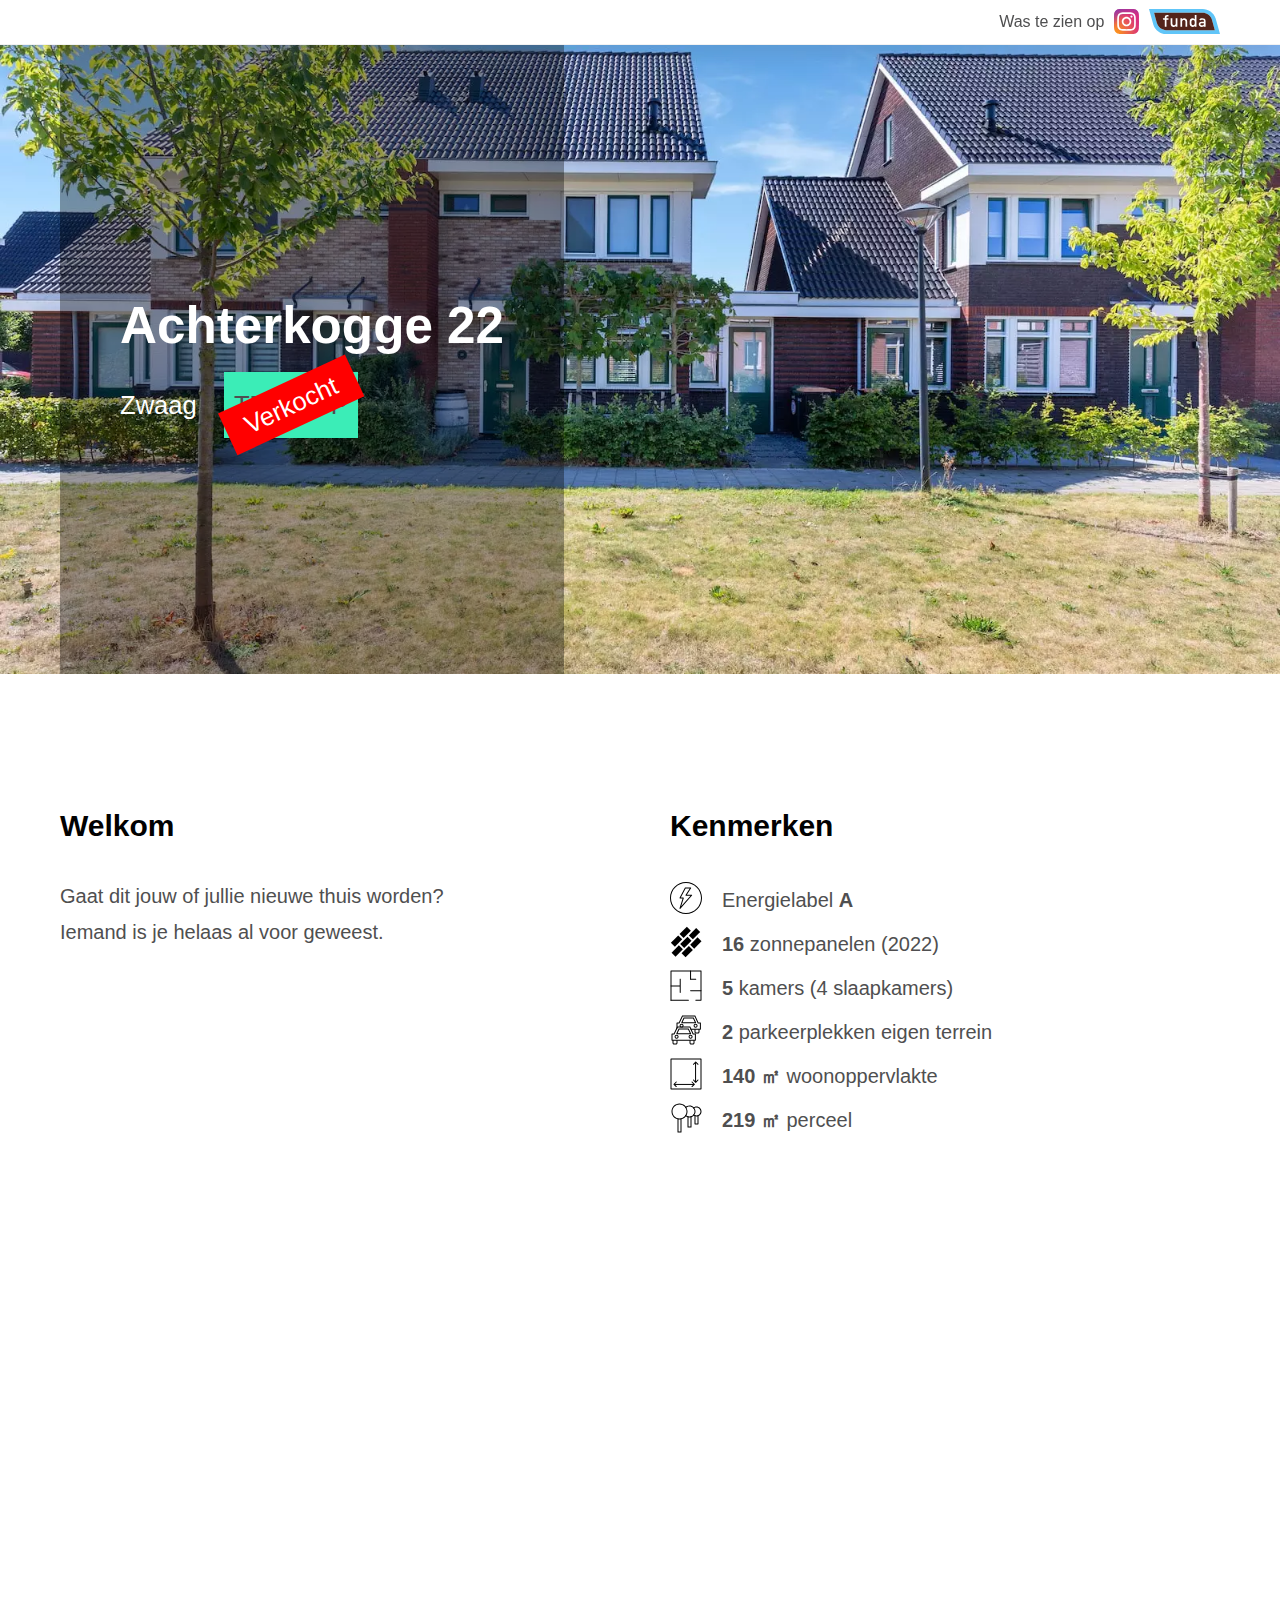
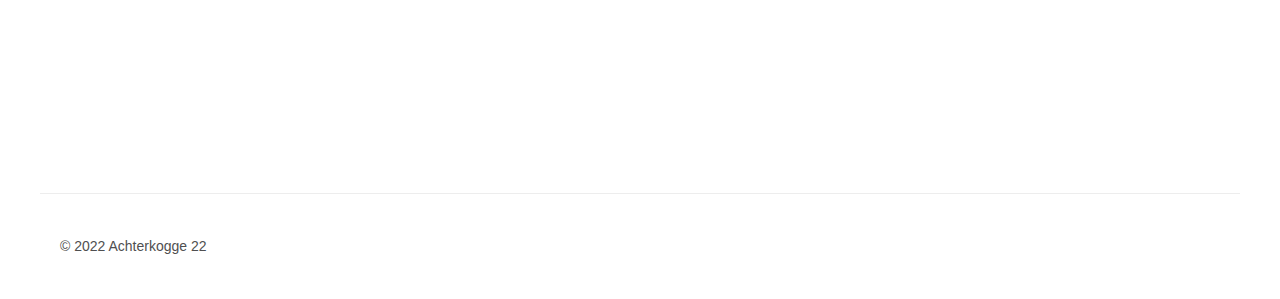
<file: index.html>
<!DOCTYPE html>
<html lang="nl">
<head>
  <!-- Google tag (gtag.js) -->
  <script async src="https://www.googletagmanager.com/gtag/js?id=G-8X2J11JNNY"></script>
  <script>
    window.dataLayer = window.dataLayer || [];
    function gtag(){dataLayer.push(arguments);}
    gtag('js', new Date());

    gtag('config', 'G-8X2J11JNNY');
  </script>
  <title>Verkocht! Achterkogge 22 - Wonen in Bangert en oosterpolder te Hoorn</title>
  <meta charset="UTF-8" />
  <meta name="viewport" content="width=device-width,initial-scale=1" />
  <meta name="description" content="Vind uw droomhuis in de Bangert en oosterpolder in Zwaag." />
  <link rel="stylesheet" type="text/css" href="/assets/styles/main.css" />
  <link rel="apple-touch-icon" sizes="180x180" href="/apple-touch-icon.png">
  <link rel="icon" type="image/png" sizes="32x32" href="/favicon-32x32.png">
  <link rel="icon" type="image/png" sizes="16x16" href="/favicon-16x16.png">
  <link rel="manifest" href="/site.webmanifest">
  <link rel="preload" as="image" href="/assets/images/woning-small.webp">
  <link rel="canonical" href="https://www.achterkogge22.nl">
</head>
<body style="width: 100%; height: 100%; margin: 0; padding: 0; color: #4f4f50; font-family: Arial, Helvetica, sans-serif; ">
  <div class="site sold" style="display: flex; flex-direction: column; width: 100%; height: 100%;">
    <header class="mb-1" style="min-height: 70vh; flex: 1 0 auto; position: relative; margin-bottom: 100px; margin-top: 44px;">
      <nav>
        <div class="wrapper flex" style="height: 44px;">
          <span class="menu"></span>
          <div class="mediaLinks">
            <span>Was te zien op</span>
            <img src="/assets/icons/instagramlogo.svg" width="25" height="25" alt="Instagram" />
            <img src="/assets/images/fundawonen-logo.svg" width="101" height="36" alt="Funda wonen" />
          </div>
        </div>
      </nav>
      <div id="home" class="header-image" style="position: absolute; top: 0; left: 0; width: 100%; height: 100%; z-index: -1; overflow: hidden;">
        <img
            srcset="/assets/images/woning-large.webp 1600w,/assets/images/woning-medium.webp 1024w,/assets/images/woning-small.webp 600w"
            sizes="(max-width: 600px) 600w, (max-width: 1024px) 1024w, 100vw"
            src="/assets/images/woning-small.webp"
            alt="achterkogge 22 voorzijde"
            width="600" height="400"
            style="width: 100%; height: 100%; object-fit: cover;"
          />
      </div>
      <div class="wrapper fullheight" style="max-width: 1200px; width: 100%; height: 100%; margin: 0 auto; padding: 0 20px;">
        <div class="headerContainer" style="display: flex; align-items: center; height: 100%;">
          <div class="headerContainerTitle" style="background: rgba(0,0,0,0.35); color: white; display: flex; flex-direction: column; justify-content: center; align-items: flex-start; height: 100%; padding: 60px;">
            <div class="headerContainerTitleWrapper" style="flex: 1; display: flex; flex-direction: column; justify-content: center;">
              <h1 style="color: #fff; margin: 0;">Achterkogge 22</h1>
              <div>
                <span class="city" style="display: inline-block; margin-right: 1rem;">Zwaag</span>
                <span class="forsale" style="background: #3bedb7; color: #4f4f50; display: inline-block; padding: 10px; position: relative; text-decoration: none;">
                  TE KOOP
                  <span style="background: red; display: block; color: white; padding: 0 20px; position: absolute; top: 50%; left: 50%; transform: translate(-50%, -50%) rotate(-25deg); white-space: nowrap;">Verkocht</span>
                </span>
              </div>
            </div>
          </div> 
        </div>
      </div>
    </header>
    <main>
      <div class="wrapper pb-1">
        <div class="columns-2">
          <div>
            <h2>Welkom</h2>
            <p>
              Gaat dit jouw of jullie nieuwe thuis worden?<br/>
              Iemand is je helaas al voor geweest.
            </p>
          </div>
          <div>
            <h2>Kenmerken</h2>
            <ul class="iconlist">
              <li><img src="/assets/icons/energy.svg" width="32" height="32" alt="icon energy" /><span>Energielabel <strong>A</strong></span></li>
              <li><img src="/assets/icons/zonnepanelen.svg" width="32" height="32" alt="icon zonnepanelen" /><span><strong>16</strong> zonnepanelen (2022)</span></li>
              <li><img src="/assets/icons/floorplan.svg" width="32" height="32" alt="icon floorplan" /><span><strong>5</strong> kamers (4 slaapkamers)</span></li>
              <li><img src="/assets/icons/car.svg" width="32" height="32" alt="icon car" /><span><strong>2</strong> parkeerplekken eigen terrein</span></li>
              <li><img src="/assets/icons/size.svg" width="32" height="32" alt="icon size" /><span><strong>140 &#13217;</strong> woonoppervlakte</span></li>
              <li><img src="/assets/icons/tree.svg" width="32" height="32" alt="icon tree" /><span><strong>219 &#13217;</strong> perceel</span></li>
            </ul>
          </div>
        </div>
      </div>
      <iframe id="locatie" title="Open streetmap" class="openstreetmap pb-1" width="425" height="350" frameborder="0" scrolling="no" marginheight="0" marginwidth="0" src="https://www.openstreetmap.org/export/embed.html?bbox=5.086023509502412%2C52.6698082154045%2C5.088834464550019%2C52.671205366557466&amp;layer=mapnik&amp;marker=52.67050598332249%2C5.087428987026215"></iframe>  
    </main>
    <footer>
      <div class="wrapper pb-1 pt-1">
        <div class="left">&copy; 2022 Achterkogge 22</div>
      </div>
    </footer>
  </div>
</body>
</html>
</file>
<file: assets/styles/main.css>
html {
  box-sizing: border-box;
  scroll-behavior: smooth;
}

html, body {
  width: 100%;
  height: 100%;
  margin: 0;
  padding: 0;
  color: #4f4f50;
  font-family:Arial, Helvetica, sans-serif;
  font-size: 16px;
  line-height: 1.4;
}

*,
*:before,
*:after {
  box-sizing: inherit;
}

h1, h2, h3, h4, h5, h6 {
  color: #010101;
}

.site {
  display: flex;
  flex-direction: column;
  width: 100%;
  height: 100%;
}

header {
  min-height: 70vh;
  flex: 1 0 auto;
  position: relative;
}

.header-image {
  position: absolute;
  top: 0;
  left: 0;
  width: 100%;
  height: 100%;
  z-index: -1;
  overflow: hidden;
}

.header-image img {
  width: 100%;
  height: 100%;
  object-fit: cover;
}

.headerContainer {
  display: flex;
  align-items: center;
  height: 100%;
}
.headerContainerTitle {
  background: rgba(0,0,0,0.35);
  color: white;
  display: flex;
  flex-direction: column;
  justify-content: center;
  align-items: flex-start;
  font-size: 4.2vw;
  height: 100%;
  padding: 60px;
}
.headerContainerTitle h1 {
  color: #fff;
  margin: 0;
}

.headerContainerTitleWrapper {
  flex: 1;
  display: flex;
  flex-direction: column;
  justify-content: center;
}

.price {
  position: relative;
  padding: 5px 10px;
}
.price-blocker {
  background-color: #4f4f50;
  display: flex;
  justify-content: center;
  align-items: center;
  font-size: 0.8em;
  position: absolute;
  width: 100%;
  height: 100%;
  top: 0;
  left: 0;
  z-index: 2;
}

.price input {
  position: absolute;
  visibility: hidden;
  left: -100vw;
}

.price input:checked + .price-blocker {
  display: none;
}
.price-tag {
  display: block;
  font-style: italic;
  font-size: 0.8em;
  position: relative;
}

.city {
  display: inline-block;
  margin-right: 1rem;
}
.forsale {
  background: #3bedb7;
  color: #4f4f50;
  display: inline-block;
  padding: 10px;
  font-size: 1em;
  text-decoration: none;
}

nav {
  background-color: #fff;
  border-bottom: 1px solid #f2f2f2;
  box-shadow: rgba(100, 100, 111, 0.2) 0px 7px 29px 0px;
  position: fixed;
  top: 0;
  width: 100%;
  z-index: 100;
}

.hamburger {
  background: transparent;
  border: 0;
  display: inline-block;
  width: 44px;
  height: 44px;
  outline: none;
  font-size: 24px;
  padding: 0;
  text-align: left;
}

.menu {
  display: none;
  list-style: none;
  margin: 0;
  padding: 0;
}
.menu.open {
  display: block;
  position: absolute;
  top: 44px;
  left: 0;
  width: 100%;
  z-index: 100000;
  background: white;
  padding: 20px;
}
.menu li {
  display: block;
}

.menu li a {
  border-bottom: 2px solid rgba(0,0,0,0);
  color: #4f4f50;
  display: inline-block;
  text-decoration: none;
  padding: 10px 10px 10px 0;
}
.menu li a:hover {
  border-bottom: 2px solid #3bedb7;
  color: #000;
}

.mediaLinks {
  color: #4f4f50;
  display: flex;
  align-items: center;
  
  font-size: 0.8rem;
}


.mediaLinks a,
.sold .mediaLinks img {
  text-decoration: none;
  margin-left: 10px;
}

.mediaLinks img {
  display: block;
  width: auto;
  height: 25px;
}

main {
  width: 100%;
  position: relative;
}

.wrapper {
  max-width: 1200px;
  width: 100%;
  margin: 0 auto;
  padding: 0 20px;
}

.wrapper.fullheight {
  height: 100%;
}

.wrapper.flex {
  display: flex;
  align-items: center;
  justify-content: space-between;
}

footer .wrapper {
  border-top: 1px solid #ededed;
}

footer .left {
  font-size: 0.7em;
  width: 100%;
  margin-bottom: 20px;
}

footer .right {
  width: 100%;
}

footer .wrapper:after {
  content: '';
  display: block;
  clear: both;
}

.carousel {
  width: 100%;
  height: 80vh;
  overflow: auto;
}

.imagecontainer {
  display: flex;
  flex-wrap: nowrap;
  height: 100%;
}
.imagecontainer img {
  height: 100%;
  width: auto;
}

.columns-2 {
  display: block;
  padding-bottom: 20px;
}

.iconlist {
  display: flex;
  flex-direction: column;
  align-items: flex-start;
  list-style: none;
  margin: 0;
  padding: 0;
}

.iconlist li {
  display: flex;
  justify-content: center;
  align-items: flex-start;
  padding: 4px 0;
}

.iconlist img {
  margin-right: 20px;
}

.fullimage img {
  width: 100%;
  height: auto;
}

.factsheet {
  margin: 0;
}

.object-facts {
  margin: 0;
  font-size: 0.8rem;
}

.object-facts:after {
  content: '';
  clear: both;
  display: block;
}

.object-facts dd {
  border-top: 1px solid #ededed;
  color: #666;
  width: 100%;
  margin: 0;
  padding: 0.5rem 0 0;
}

.object-facts dt {
  color: #000;
  width: 100%;
  margin: 0;
  padding: 0.5rem 0;
  font-size: 0.9rem;
}

.object-facts dd.object-facts-group {
  border: none;
  width: 100%;
  padding: 0;
}

.object-facts dd.object-facts-group .object-facts dd {
  padding-left: 20px;
}
.object-facts dd.object-facts-group .object-facts dt {
  padding-left: 20px;
}

.center {
  text-align: center;
}

.mb-1 {
  margin-bottom: 40px;
}
.mt-1 {
  margin-top: 40px;
}
.pb-1 {
  padding-bottom: 40px;
}
.pt-1 {
  padding-top: 40px;
}

.openstreetmap {
  border: 0;
  width: 100%;
}

.gallery {
  display: grid;
  grid-template-columns: 1fr;
  grid-gap: 10px;
}

.gallery img {
  width: 100%;
  height: auto;
}

.btn-contact {
  background: #3bedb7;
  color: #4f4f50;
  border-radius: 16px;
  padding: 10px 20px;
  text-decoration: none;
  position: fixed;
  bottom: 20px;
  right: 20px;
}

.btn-contact:hover {
  background: #f4f9fd;
  color: #3bedb7;
}

@media screen and (min-width: 600px) {
  html, body {
    font-size: 20px;
    line-height: 1.8;
  }

  header {
    margin-top: 60px;
  }

  .hamburger {
    display: none;
  }
  .menu {
    display: block;
    flex: 1;
  }
  .menu li {
    display: inline-block;
  }
  .menu.open {
    display: block;
    position: relative;
    top: auto;
    left: auto;
    width: auto;
    background: transparent;
    padding: 0;
  }

  .columns-2 {
    display: grid;
    grid-template-columns: 1fr 1fr;
    grid-column-gap: 60px;
    padding: 0;
  }

  .object-facts dd {
    border-top: 1px solid #ededed;
    float: left;
    clear: left;
    width: 35%;
    margin: 0;
    padding: 0.5rem 0;
  }

  .object-facts dt {
    border-top: 1px solid #ededed;
    float: left;
    width: 65%;
    margin: 0;
    padding: 0.5rem 0;
  }

  .object-facts dd.object-facts-group .object-facts dt {
    padding-left: 0px;
  }

  .openstreetmap {
    border: 0;
    width: 100%;
    height: 400px;
  }

  .gallery {
    grid-template-columns: 1fr 1fr;
  }

  footer .left {
    float: left;
    width: auto;
    margin-bottom: 0;
  }
  footer .right {
    float: right;
    width: auto;
  }
}

@media screen and (min-width: 1024px) {
  .headerContainerTitle {
    font-size: 2vw;
  }

  .factsheet {
    margin: 0 auto;
    width: 70%;
  }

  .openstreetmap {
    border: 0;
    width: 100%;
    height: 600px;
  }

  .gallery {
    grid-template-columns: 1fr 1fr 1fr;
  }
}
</file>
